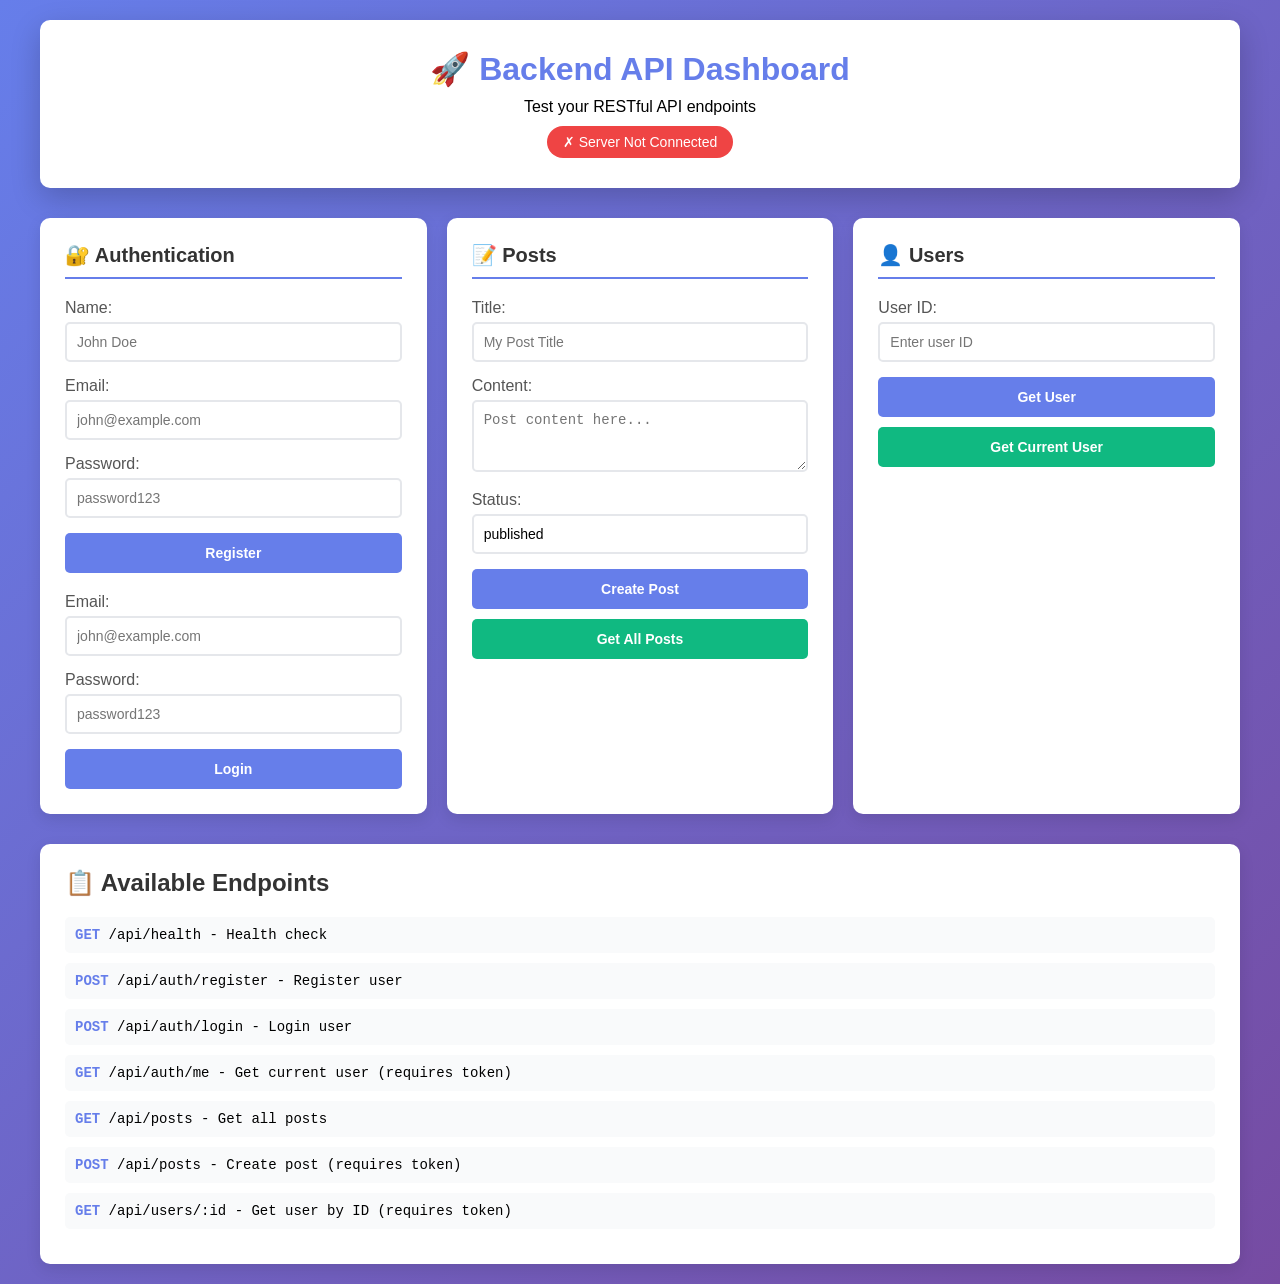
<file: backend/public/index.html>
<!DOCTYPE html>
<html lang="en">
<head>
    <meta charset="UTF-8">
    <meta name="viewport" content="width=device-width, initial-scale=1.0">
    <title>Backend API Dashboard</title>
    <style>
        * {
            margin: 0;
            padding: 0;
            box-sizing: border-box;
        }
        
        body {
            font-family: -apple-system, BlinkMacSystemFont, 'Segoe UI', Roboto, Oxygen, Ubuntu, Cantarell, sans-serif;
            background: linear-gradient(135deg, #667eea 0%, #764ba2 100%);
            min-height: 100vh;
            padding: 20px;
        }
        
        .container {
            max-width: 1200px;
            margin: 0 auto;
        }
        
        .header {
            background: white;
            padding: 30px;
            border-radius: 10px;
            box-shadow: 0 10px 30px rgba(0,0,0,0.2);
            margin-bottom: 30px;
            text-align: center;
        }
        
        .header h1 {
            color: #667eea;
            margin-bottom: 10px;
        }
        
        .status {
            display: inline-block;
            padding: 8px 16px;
            background: #10b981;
            color: white;
            border-radius: 20px;
            font-size: 14px;
            margin-top: 10px;
        }
        
        .grid {
            display: grid;
            grid-template-columns: repeat(auto-fit, minmax(300px, 1fr));
            gap: 20px;
            margin-bottom: 30px;
        }
        
        .card {
            background: white;
            padding: 25px;
            border-radius: 10px;
            box-shadow: 0 5px 15px rgba(0,0,0,0.1);
        }
        
        .card h2 {
            color: #333;
            margin-bottom: 20px;
            font-size: 20px;
            border-bottom: 2px solid #667eea;
            padding-bottom: 10px;
        }
        
        .form-group {
            margin-bottom: 15px;
        }
        
        label {
            display: block;
            margin-bottom: 5px;
            color: #555;
            font-weight: 500;
        }
        
        input, textarea {
            width: 100%;
            padding: 10px;
            border: 2px solid #e5e7eb;
            border-radius: 5px;
            font-size: 14px;
            transition: border-color 0.3s;
        }
        
        input:focus, textarea:focus {
            outline: none;
            border-color: #667eea;
        }
        
        button {
            background: #667eea;
            color: white;
            border: none;
            padding: 12px 24px;
            border-radius: 5px;
            cursor: pointer;
            font-size: 14px;
            font-weight: 600;
            transition: background 0.3s;
            width: 100%;
        }
        
        button:hover {
            background: #5568d3;
        }
        
        .result {
            margin-top: 20px;
            padding: 15px;
            background: #f3f4f6;
            border-radius: 5px;
            border-left: 4px solid #667eea;
            max-height: 300px;
            overflow-y: auto;
        }
        
        .result pre {
            white-space: pre-wrap;
            word-wrap: break-word;
            font-size: 12px;
            color: #333;
        }
        
        .error {
            border-left-color: #ef4444;
            background: #fee2e2;
        }
        
        .success {
            border-left-color: #10b981;
            background: #d1fae5;
        }
        
        .token-display {
            background: #1f2937;
            color: #10b981;
            padding: 10px;
            border-radius: 5px;
            font-family: monospace;
            font-size: 12px;
            word-break: break-all;
            margin-top: 10px;
        }
        
        .endpoints {
            background: white;
            padding: 25px;
            border-radius: 10px;
            box-shadow: 0 5px 15px rgba(0,0,0,0.1);
        }
        
        .endpoints h2 {
            color: #333;
            margin-bottom: 20px;
        }
        
        .endpoint-list {
            list-style: none;
        }
        
        .endpoint-list li {
            padding: 10px;
            margin-bottom: 10px;
            background: #f9fafb;
            border-radius: 5px;
            font-family: monospace;
            font-size: 14px;
        }
        
        .endpoint-list li strong {
            color: #667eea;
        }
    </style>
</head>
<body>
    <div class="container">
        <div class="header">
            <h1>🚀 Backend API Dashboard</h1>
            <p>Test your RESTful API endpoints</p>
            <div class="status" id="status">Checking connection...</div>
        </div>
        
        <div class="grid">
            <!-- Authentication Card -->
            <div class="card">
                <h2>🔐 Authentication</h2>
                <div class="form-group">
                    <label>Name:</label>
                    <input type="text" id="regName" placeholder="John Doe">
                </div>
                <div class="form-group">
                    <label>Email:</label>
                    <input type="email" id="regEmail" placeholder="john@example.com">
                </div>
                <div class="form-group">
                    <label>Password:</label>
                    <input type="password" id="regPassword" placeholder="password123">
                </div>
                <button onclick="register()">Register</button>
                <div class="form-group" style="margin-top: 20px;">
                    <label>Email:</label>
                    <input type="email" id="loginEmail" placeholder="john@example.com">
                </div>
                <div class="form-group">
                    <label>Password:</label>
                    <input type="password" id="loginPassword" placeholder="password123">
                </div>
                <button onclick="login()">Login</button>
                <div id="authResult"></div>
            </div>
            
            <!-- Posts Card -->
            <div class="card">
                <h2>📝 Posts</h2>
                <div class="form-group">
                    <label>Title:</label>
                    <input type="text" id="postTitle" placeholder="My Post Title">
                </div>
                <div class="form-group">
                    <label>Content:</label>
                    <textarea id="postContent" rows="3" placeholder="Post content here..."></textarea>
                </div>
                <div class="form-group">
                    <label>Status:</label>
                    <input type="text" id="postStatus" placeholder="published" value="published">
                </div>
                <button onclick="createPost()">Create Post</button>
                <button onclick="getPosts()" style="margin-top: 10px; background: #10b981;">Get All Posts</button>
                <div id="postResult"></div>
            </div>
            
            <!-- Users Card -->
            <div class="card">
                <h2>👤 Users</h2>
                <div class="form-group">
                    <label>User ID:</label>
                    <input type="text" id="userId" placeholder="Enter user ID">
                </div>
                <button onclick="getUser()">Get User</button>
                <button onclick="getCurrentUser()" style="margin-top: 10px; background: #10b981;">Get Current User</button>
                <div id="userResult"></div>
            </div>
        </div>
        
        <div class="endpoints">
            <h2>📋 Available Endpoints</h2>
            <ul class="endpoint-list">
                <li><strong>GET</strong> /api/health - Health check</li>
                <li><strong>POST</strong> /api/auth/register - Register user</li>
                <li><strong>POST</strong> /api/auth/login - Login user</li>
                <li><strong>GET</strong> /api/auth/me - Get current user (requires token)</li>
                <li><strong>GET</strong> /api/posts - Get all posts</li>
                <li><strong>POST</strong> /api/posts - Create post (requires token)</li>
                <li><strong>GET</strong> /api/users/:id - Get user by ID (requires token)</li>
            </ul>
        </div>
    </div>
    
    <script>
        const API_URL = 'http://localhost:3000/api';
        let authToken = localStorage.getItem('authToken') || '';
        
        // Check server status on load
        async function checkStatus() {
            try {
                const response = await fetch('http://localhost:3000/api/health');
                const data = await response.json();
                document.getElementById('status').textContent = '✓ Server Connected';
                document.getElementById('status').style.background = '#10b981';
            } catch (error) {
                document.getElementById('status').textContent = '✗ Server Not Connected';
                document.getElementById('status').style.background = '#ef4444';
            }
        }
        
        // Register user
        async function register() {
            const name = document.getElementById('regName').value;
            const email = document.getElementById('regEmail').value;
            const password = document.getElementById('regPassword').value;
            
            try {
                const response = await fetch(`${API_URL}/auth/register`, {
                    method: 'POST',
                    headers: { 'Content-Type': 'application/json' },
                    body: JSON.stringify({ name, email, password })
                });
                const data = await response.json();
                displayResult('authResult', data, response.ok);
                if (data.data && data.data.token) {
                    authToken = data.data.token;
                    localStorage.setItem('authToken', authToken);
                }
            } catch (error) {
                displayResult('authResult', { error: error.message }, false);
            }
        }
        
        // Login user
        async function login() {
            const email = document.getElementById('loginEmail').value;
            const password = document.getElementById('loginPassword').value;
            
            try {
                const response = await fetch(`${API_URL}/auth/login`, {
                    method: 'POST',
                    headers: { 'Content-Type': 'application/json' },
                    body: JSON.stringify({ email, password })
                });
                const data = await response.json();
                displayResult('authResult', data, response.ok);
                if (data.data && data.data.token) {
                    authToken = data.data.token;
                    localStorage.setItem('authToken', authToken);
                    document.getElementById('authResult').innerHTML += 
                        `<div class="token-display">Token saved: ${authToken.substring(0, 50)}...</div>`;
                }
            } catch (error) {
                displayResult('authResult', { error: error.message }, false);
            }
        }
        
        // Create post
        async function createPost() {
            if (!authToken) {
                displayResult('postResult', { error: 'Please login first to get a token' }, false);
                return;
            }
            
            const title = document.getElementById('postTitle').value;
            const content = document.getElementById('postContent').value;
            const status = document.getElementById('postStatus').value;
            
            try {
                const response = await fetch(`${API_URL}/posts`, {
                    method: 'POST',
                    headers: {
                        'Content-Type': 'application/json',
                        'Authorization': `Bearer ${authToken}`
                    },
                    body: JSON.stringify({ title, content, status })
                });
                const data = await response.json();
                displayResult('postResult', data, response.ok);
                if (response.ok) {
                    document.getElementById('postTitle').value = '';
                    document.getElementById('postContent').value = '';
                }
            } catch (error) {
                displayResult('postResult', { error: error.message }, false);
            }
        }
        
        // Get all posts
        async function getPosts() {
            try {
                const response = await fetch(`${API_URL}/posts`);
                const data = await response.json();
                displayResult('postResult', data, response.ok);
            } catch (error) {
                displayResult('postResult', { error: error.message }, false);
            }
        }
        
        // Get user by ID
        async function getUser() {
            if (!authToken) {
                displayResult('userResult', { error: 'Please login first to get a token' }, false);
                return;
            }
            
            const userId = document.getElementById('userId').value;
            if (!userId) {
                displayResult('userResult', { error: 'Please enter a user ID' }, false);
                return;
            }
            
            try {
                const response = await fetch(`${API_URL}/users/${userId}`, {
                    headers: { 'Authorization': `Bearer ${authToken}` }
                });
                const data = await response.json();
                displayResult('userResult', data, response.ok);
            } catch (error) {
                displayResult('userResult', { error: error.message }, false);
            }
        }
        
        // Get current user
        async function getCurrentUser() {
            if (!authToken) {
                displayResult('userResult', { error: 'Please login first to get a token' }, false);
                return;
            }
            
            try {
                const response = await fetch(`${API_URL}/auth/me`, {
                    headers: { 'Authorization': `Bearer ${authToken}` }
                });
                const data = await response.json();
                displayResult('userResult', data, response.ok);
            } catch (error) {
                displayResult('userResult', { error: error.message }, false);
            }
        }
        
        // Display result
        function displayResult(elementId, data, success) {
            const element = document.getElementById(elementId);
            element.innerHTML = `<div class="result ${success ? 'success' : 'error'}"><pre>${JSON.stringify(data, null, 2)}</pre></div>`;
        }
        
        // Check status on page load
        checkStatus();
        
        // Show token if exists
        if (authToken) {
            document.getElementById('authResult').innerHTML = 
                `<div class="token-display">Token loaded from storage: ${authToken.substring(0, 50)}...</div>`;
        }
    </script>
</body>
</html>
</file>
